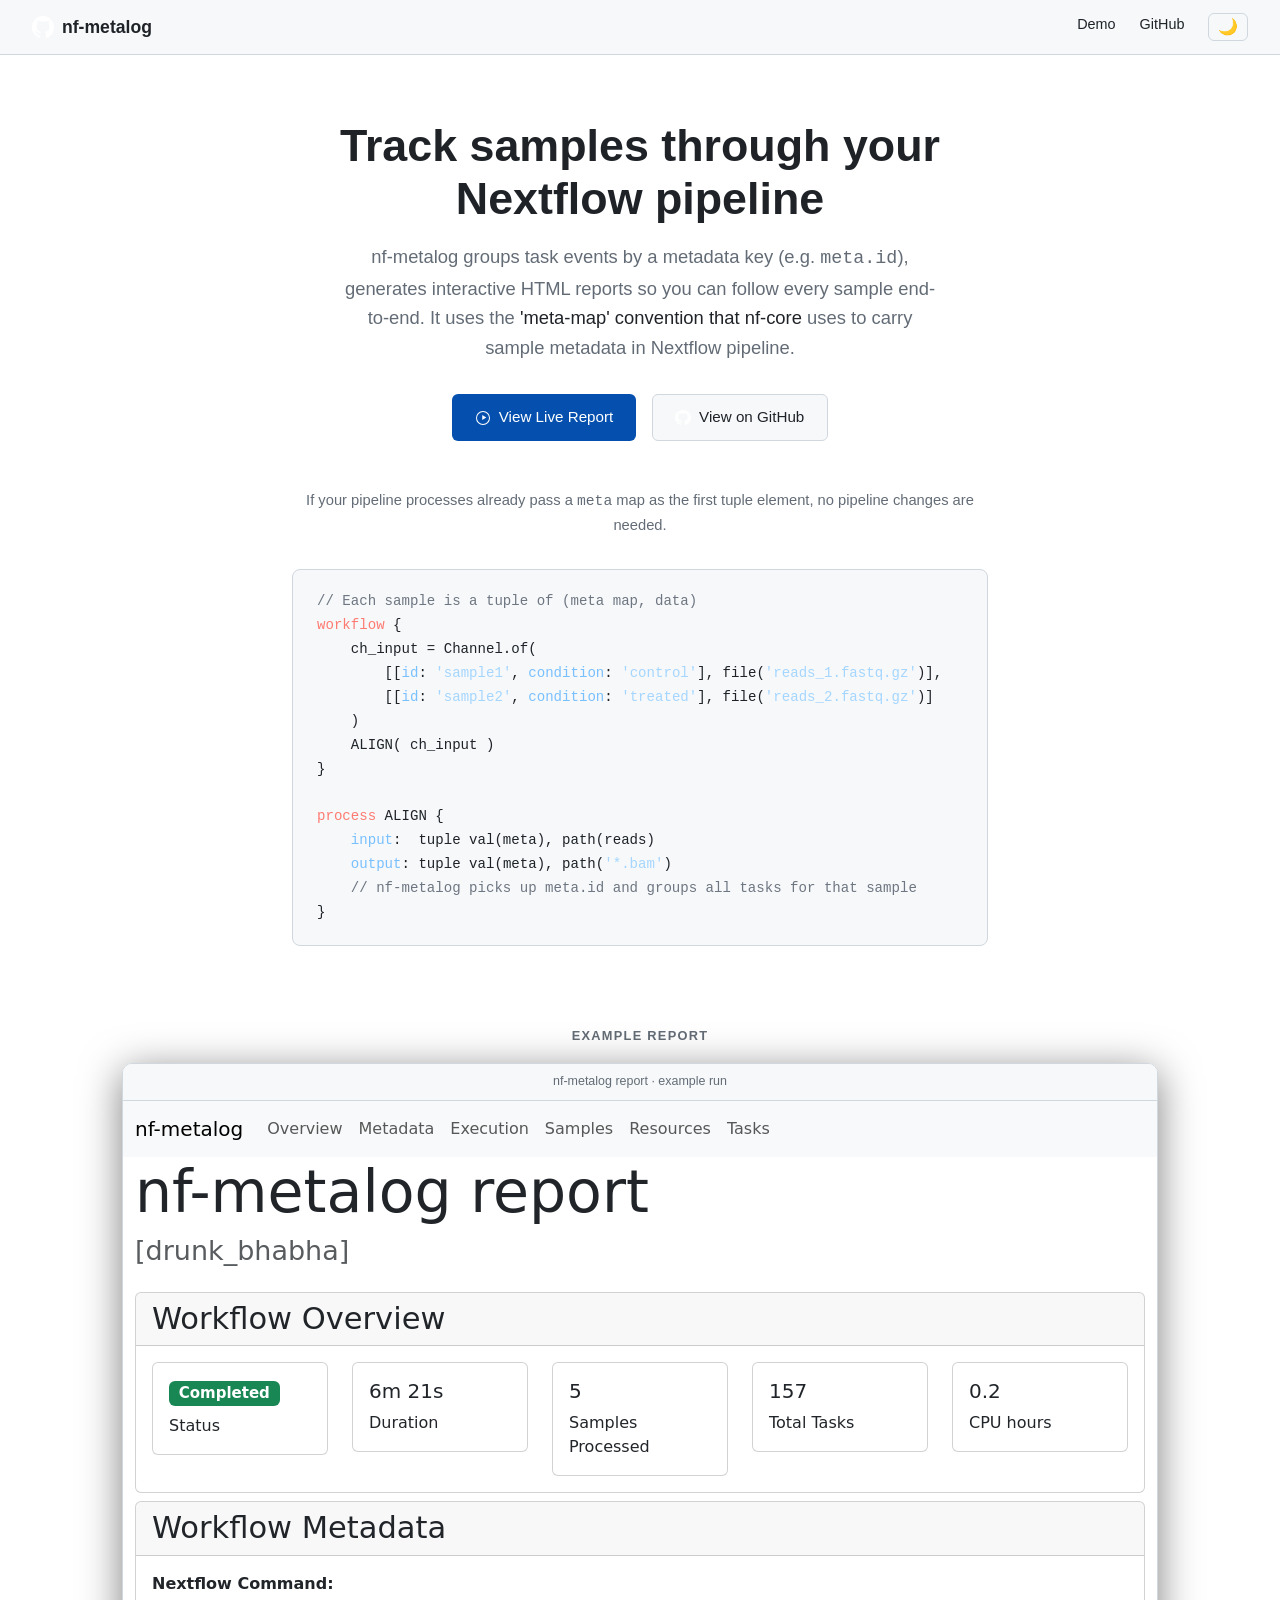
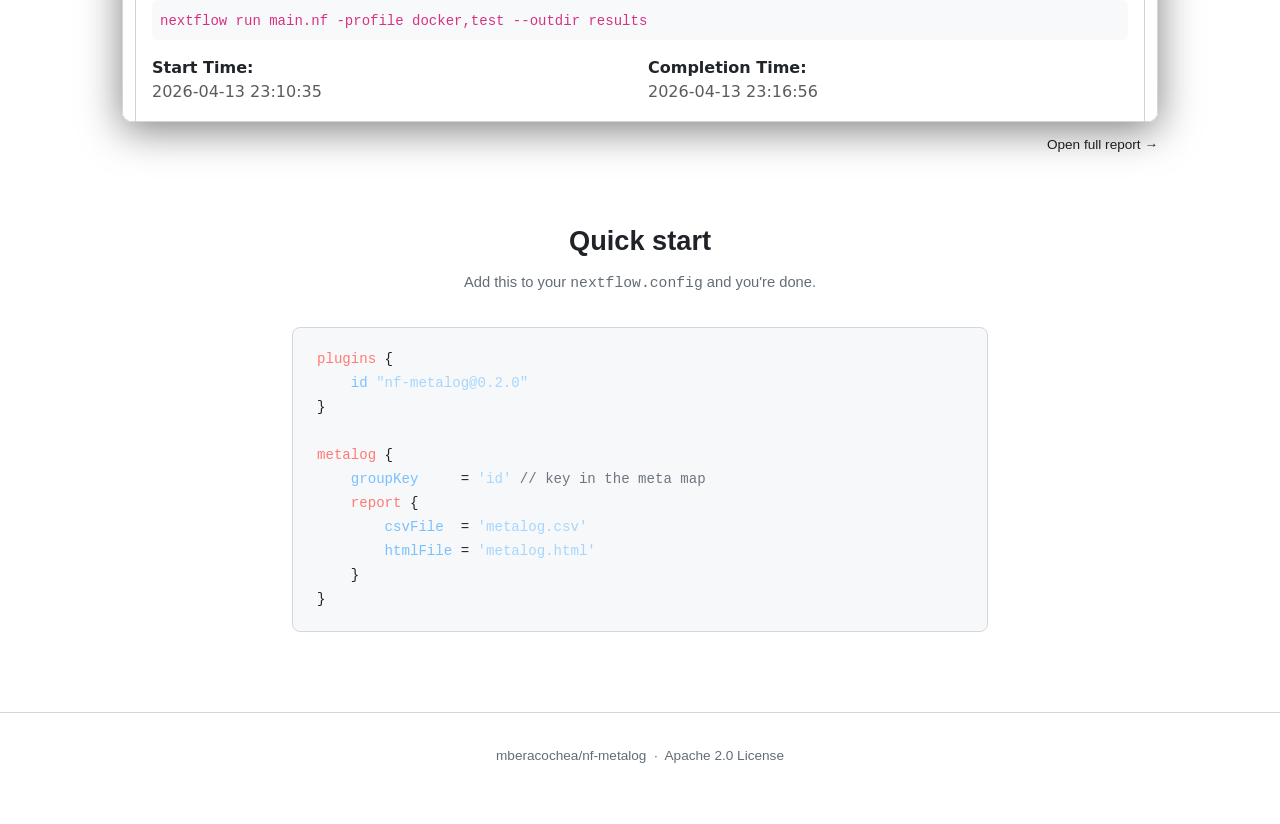
<file: docs/index.html>
<!DOCTYPE html>
<html lang="en">
<head>
  <meta charset="utf-8">
  <meta name="viewport" content="width=device-width, initial-scale=1">
  <title>nf-metalog — Nextflow Plugin</title>
  <style>
    :root {
      --bg: #0d1117;
      --surface: #161b22;
      --border: #30363d;
      --text: #e6edf3;
      --muted: #8b949e;
      --accent: #58a6ff;
      --accent-dim: #1f6feb;
      --green: #3fb950;
      --code-bg: #1f2937;
    }

    @media (prefers-color-scheme: light) {
      :root:not([data-theme]) {
        --bg: #ffffff;
        --surface: #f6f8fa;
        --border: #d0d7de;
        --text: #1f2328;
        --muted: #636c76;
        --accent: #0969da;
        --accent-dim: #0550ae;
        --green: #1a7f37;
        --code-bg: #f6f8fa;
      }
    }

    :root[data-theme="light"] {
      --bg: #ffffff;
      --surface: #f6f8fa;
      --border: #d0d7de;
      --text: #1f2328;
      --muted: #636c76;
      --accent: #0969da;
      --accent-dim: #0550ae;
      --green: #1a7f37;
      --code-bg: #f6f8fa;
    }

    * { box-sizing: border-box; margin: 0; padding: 0; }

    body {
      font-family: -apple-system, BlinkMacSystemFont, "Segoe UI", Helvetica, Arial, sans-serif;
      background: var(--bg);
      color: var(--text);
      line-height: 1.6;
    }

    a { color: var(--text); text-decoration: none; }
    a:hover { text-decoration: underline; }

    /* ── Nav ── */
    nav {
      display: flex;
      align-items: center;
      justify-content: space-between;
      padding: 0.8rem 2rem;
      background: var(--surface);
      border-bottom: 1px solid var(--border);
      position: sticky;
      top: 0;
      z-index: 10;
    }

    .nav-brand {
      font-size: 1.1rem;
      font-weight: 600;
      color: var(--text);
      display: flex;
      align-items: center;
      gap: 0.5rem;
    }

    .nav-brand img { width: 22px; height: 22px; filter: invert(1); }
    @media (prefers-color-scheme: light) {
      :root:not([data-theme]) .nav-brand img { filter: invert(0); }
    }
    :root[data-theme="light"] .nav-brand img { filter: invert(0); }
    :root[data-theme="dark"]  .nav-brand img { filter: invert(1); }

    /* ── Theme toggle button ── */
    #theme-toggle {
      background: none;
      border: 1px solid var(--border);
      border-radius: 6px;
      color: var(--text);
      cursor: pointer;
      font-size: 1rem;
      padding: 0.3rem 0.55rem;
      line-height: 1;
      transition: background 0.15s;
    }
    #theme-toggle:hover { background: var(--border); }

    .nav-links { display: flex; gap: 1.5rem; font-size: 0.9rem; }

    /* ── Hero ── */
    .hero {
      max-width: 860px;
      margin: 4rem auto 3rem;
      padding: 0 2rem;
      text-align: center;
    }

    h1 {
      font-size: 2.8rem;
      font-weight: 700;
      line-height: 1.2;
      margin-bottom: 1rem;
    }

    h1 span { color: var(--text); }

    .hero p {
      font-size: 1.15rem;
      color: var(--muted);
      max-width: 600px;
      margin: 0 auto 2rem;
    }

    .cta-group {
      display: flex;
      gap: 1rem;
      justify-content: center;
      flex-wrap: wrap;
    }

    .btn {
      display: inline-flex;
      align-items: center;
      gap: 0.5rem;
      padding: 0.65rem 1.4rem;
      border-radius: 6px;
      font-size: 0.95rem;
      font-weight: 500;
      cursor: pointer;
      transition: opacity 0.15s;
    }
    .btn:hover { opacity: 0.85; text-decoration: none; }
    .btn img { width: 16px; height: 16px; object-fit: contain; }

    .btn-primary {
      background: var(--accent-dim);
      color: #fff;
    }

    .btn-secondary {
      background: var(--surface);
      color: var(--text);
      border: 1px solid var(--border);
    }

    /* ── Preview ── */
    .preview-section {
      max-width: 1100px;
      margin: 0 auto 4rem;
      padding: 0 2rem;
    }

    .section-label {
      text-align: center;
      font-size: 0.8rem;
      font-weight: 600;
      letter-spacing: 0.1em;
      text-transform: uppercase;
      color: var(--muted);
      margin-bottom: 1rem;
    }

    .iframe-wrapper {
      border: 1px solid var(--border);
      border-radius: 10px;
      overflow: hidden;
      box-shadow: 0 8px 40px rgba(0,0,0,0.5);
      position: relative;
    }

    .iframe-toolbar {
      background: var(--surface);
      border-bottom: 1px solid var(--border);
      padding: 0.5rem 1rem;
      display: flex;
      align-items: center;
      gap: 0.5rem;
    }

    .iframe-url {
      flex: 1;
      text-align: center;
      font-size: 0.78rem;
      color: var(--muted);
    }

    iframe {
      width: 100%;
      height: 620px;
      display: block;
      border: none;
      background: #fff;
    }

    .open-full {
      margin-top: 0.75rem;
      text-align: right;
      font-size: 0.85rem;
      color: var(--muted);
    }

    /* ── Features ── */
    .features {
      max-width: 960px;
      margin: 0 auto 5rem;
      padding: 0 2rem;
    }

    .features h2 {
      text-align: center;
      font-size: 1.7rem;
      margin-bottom: 2.5rem;
    }

    .feature-grid {
      display: grid;
      grid-template-columns: repeat(auto-fit, minmax(260px, 1fr));
      gap: 1.25rem;
    }

    .feature-card {
      background: var(--surface);
      border: 1px solid var(--border);
      border-radius: 8px;
      padding: 1.5rem;
    }

    .feature-icon {
      font-size: 1.6rem;
      margin-bottom: 0.75rem;
    }

    .feature-card h3 { font-size: 1rem; margin-bottom: 0.4rem; }
    .feature-card p  { font-size: 0.88rem; color: var(--muted); }

    /* ── Config snippet ── */
    .config-section {
      max-width: 760px;
      margin: 0 auto 5rem;
      padding: 0 2rem;
    }

    .config-section h2 {
      text-align: center;
      font-size: 1.7rem;
      margin-bottom: 0.5rem;
    }

    .config-section .sub {
      text-align: center;
      color: var(--muted);
      font-size: 0.92rem;
      margin-bottom: 2rem;
    }

    pre {
      background: var(--code-bg);
      border: 1px solid var(--border);
      border-radius: 8px;
      padding: 1.25rem 1.5rem;
      overflow-x: auto;
      font-size: 0.88rem;
      line-height: 1.7;
    }

    code { font-family: "SFMono-Regular", Consolas, "Liberation Mono", Menlo, monospace; }

    .kw  { color: #ff7b72; }
    .str { color: #a5d6ff; }
    .cm  { color: #6e7681; }
    .key { color: #79c0ff; }
    .val { color: #3fb950; }

    /* ── Footer ── */
    footer {
      border-top: 1px solid var(--border);
      padding: 2rem;
      text-align: center;
      color: var(--muted);
      font-size: 0.85rem;
    }

    footer a { color: var(--muted); }
    footer a:hover { color: var(--text); }
  </style>
</head>
<body>

<!-- ── Navigation ── -->
<nav>
  <span class="nav-brand">
    <img src="github.png" alt="GitHub">
    nf-metalog
  </span>
  <div class="nav-links">
    <a href="example.html">Demo</a>
    <a href="https://github.com/mberacochea/nf-metalog">GitHub</a>
    <button id="theme-toggle" aria-label="Toggle theme">🌙</button>
  </div>
</nav>

<!-- ── Hero ── -->
<section class="hero">
  <h1>Track samples through your Nextflow pipeline</h1>
  <p>
    nf-metalog groups task events by a metadata key (e.g. <code>meta.id</code>),
    generates interactive HTML reports so you can follow every sample end-to-end.
    It uses the <a href="https://nf-co.re/docs/developing/components/meta-map" target="_blank">'meta-map' convention that nf-core</a> uses to carry sample metadata in
    Nextflow pipeline.
  </p>
  <div class="cta-group">
    <a class="btn btn-primary" href="example.html">
      <svg width="16" height="16" viewBox="0 0 16 16" fill="currentColor">
        <path d="M8 1a7 7 0 100 14A7 7 0 008 1zm0 1a6 6 0 110 12A6 6 0 018 2zm-.75 3v5l4-2.5-4-2.5z"/>
      </svg>
      View Live Report
    </a>
    <a class="btn btn-secondary" href="https://github.com/mberacochea/nf-metalog">
      <img src="github.png" alt="Github logo">
      View on GitHub
    </a>
  </div>
</section>

<!-- ── Pipeline example ── -->
<section class="config-section">
  <p class="sub">
    If your pipeline processes already pass a <code>meta</code> map as the first tuple element, no pipeline changes are needed.
  </p>
  <pre><code><span class="cm">// Each sample is a tuple of (meta map, data)</span>
<span class="kw">workflow</span> {
    ch_input = Channel.of(
        [[<span class="key">id</span>: <span class="str">'sample1'</span>, <span class="key">condition</span>: <span class="str">'control'</span>], file(<span class="str">'reads_1.fastq.gz'</span>)],
        [[<span class="key">id</span>: <span class="str">'sample2'</span>, <span class="key">condition</span>: <span class="str">'treated'</span>], file(<span class="str">'reads_2.fastq.gz'</span>)]
    )
    ALIGN( ch_input )
}

<span class="kw">process</span> ALIGN {
    <span class="key">input</span>:  tuple val(meta), path(reads)
    <span class="key">output</span>: tuple val(meta), path(<span class="str">'*.bam'</span>)
    <span class="cm">// nf-metalog picks up meta.id and groups all tasks for that sample</span>
}</code></pre>
</section>

<!-- ── Report Preview ── -->
<section class="preview-section">
  <p class="section-label">Example report</p>
  <div class="iframe-wrapper">
    <div class="iframe-toolbar">
      <span class="iframe-url">nf-metalog report · example run</span>
    </div>
    <iframe src="example.html" title="nf-metalog example report" loading="lazy"></iframe>
  </div>
  <p class="open-full"><a href="example.html">Open full report &rarr;</a></p>
</section>

<!-- ── Quick-start config ── -->
<section class="config-section">
  <h2>Quick start</h2>
  <p class="sub">Add this to your <code>nextflow.config</code> and you're done.</p>
  <pre><code><span class="kw">plugins</span> {
    <span class="key">id</span> <span class="str">"nf-metalog@0.2.0"</span>
}

<span class="kw">metalog</span> {
    <span class="key">groupKey</span>     = <span class="str">'id'</span> <span class="cm">// key in the meta map</span>
    <span class="kw">report</span> {
        <span class="key">csvFile</span>  = <span class="str">'metalog.csv'</span>
        <span class="key">htmlFile</span> = <span class="str">'metalog.html'</span>
    }
}</code></pre>
</section>

<!-- ── Footer ── -->
<footer>
  <p>
    <a href="https://github.com/mberacochea/nf-metalog">mberacochea/nf-metalog</a>
    &nbsp;·&nbsp;
    Apache 2.0 License
  </p>
</footer>

<script>
  (function () {
    const root = document.documentElement;
    const btn  = document.getElementById('theme-toggle');
    const STORAGE_KEY = 'nf-metalog-theme';

    function systemPrefersDark() {
      return window.matchMedia('(prefers-color-scheme: dark)').matches;
    }

    function effectiveTheme() {
      const stored = localStorage.getItem(STORAGE_KEY);
      if (stored) return stored;
      return systemPrefersDark() ? 'dark' : 'light';
    }

    function applyTheme(theme) {
      root.setAttribute('data-theme', theme);
      btn.textContent = theme === 'dark' ? '☀️' : '🌙';
    }

    btn.addEventListener('click', function () {
      const next = effectiveTheme() === 'dark' ? 'light' : 'dark';
      localStorage.setItem(STORAGE_KEY, next);
      applyTheme(next);
    });

    // Apply on load (only set attribute if user has a stored preference,
    // otherwise let the CSS media query handle it)
    const stored = localStorage.getItem(STORAGE_KEY);
    if (stored) {
      applyTheme(stored);
    } else {
      btn.textContent = systemPrefersDark() ? '☀️' : '🌙';
    }
  })();
</script>
</body>
</html>
</file>
